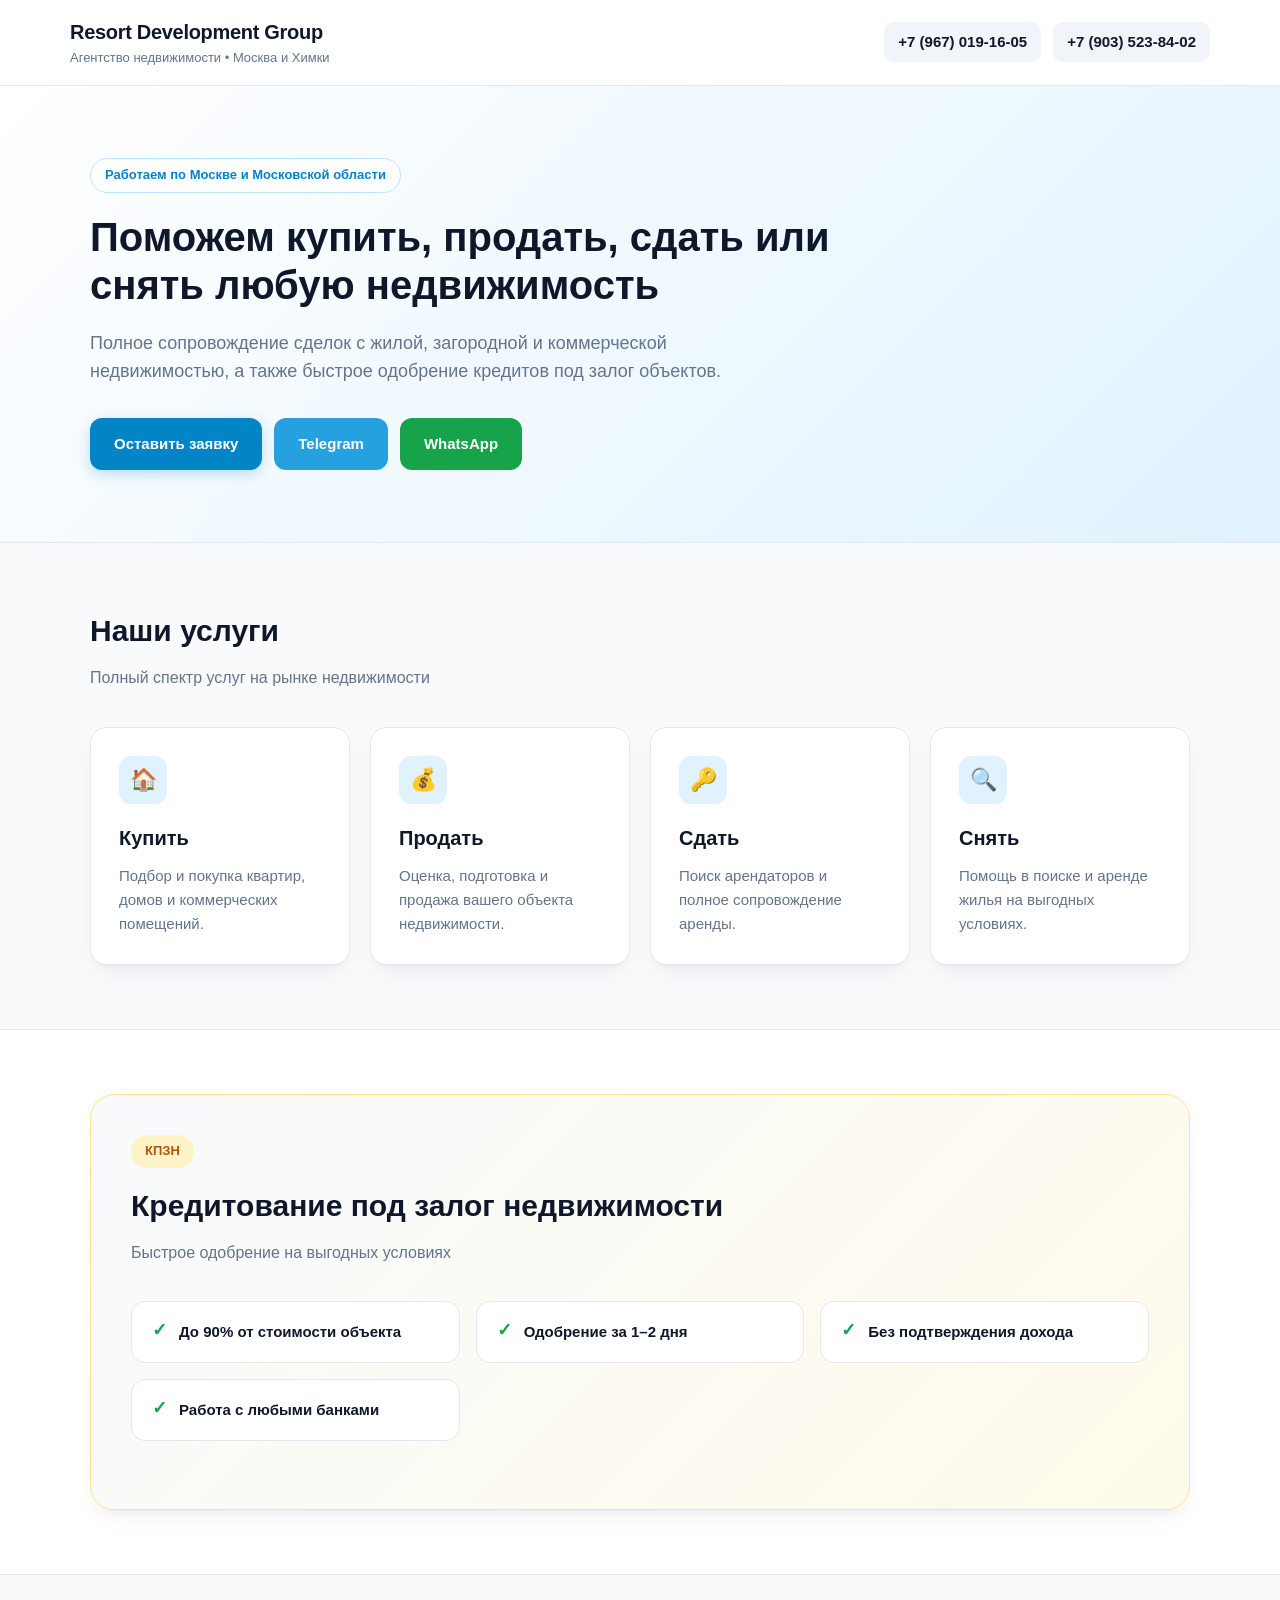
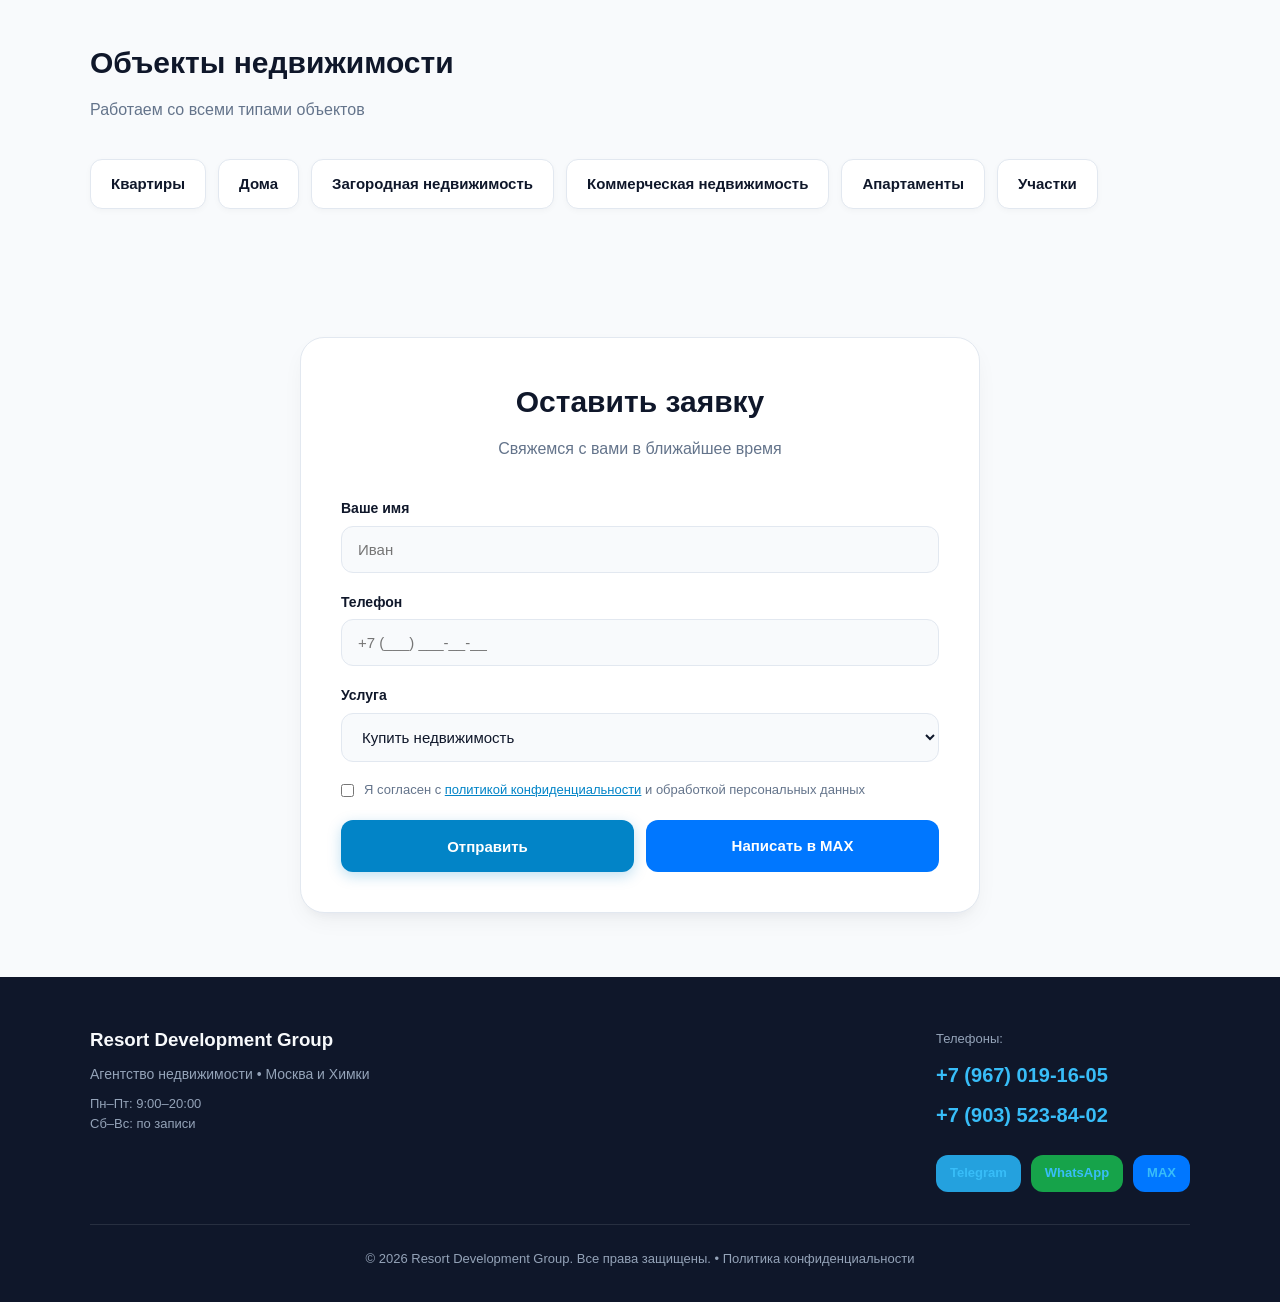
<file: index.html>
﻿<!DOCTYPE html>
<html lang="ru">
<head>
  <meta charset="UTF-8">
  <meta name="viewport" content="width=device-width, initial-scale=1.0">
  <title>Resort Development Group — Агентство недвижимости Москва и Химки</title>
  <meta name="description" content="Агентство недвижимости в Москве и Химках. Купить, продать, сдать, снять квартиру или дом. Кредитование под залог недвижимости.">
  <link rel="icon" href="data:,">
  <link rel="stylesheet" href="css/style.css">
</head>
<body>

  <header>
    <div class="container header-inner">
      <div class="logo-block">
        <h1>Resort Development Group</h1>
        <span>Агентство недвижимости • Москва и Химки</span>
      </div>
      <div class="header-phones">
        <a href="tel:+79670191605" class="phone-link">+7 (967) 019-16-05</a>
        <a href="tel:+79035238402" class="phone-link">+7 (903) 523-84-02</a>
      </div>
    </div>
  </header>

  <section class="hero">
    <div class="container">
      <div class="hero-badge">Работаем по Москве и Московской области</div>
      <h2>Поможем купить, продать, сдать или снять любую недвижимость</h2>
      <p>Полное сопровождение сделок с жилой, загородной и коммерческой недвижимостью, а также быстрое одобрение кредитов под залог объектов.</p>
      <div class="hero-buttons">
        <a href="#form" class="btn btn-primary">Оставить заявку</a>
        <a href="https://t.me/" class="btn btn-tg" target="_blank" rel="noopener">Telegram</a>
        <a href="https://wa.me/79670191605" class="btn btn-wa" target="_blank" rel="noopener">WhatsApp</a>
      </div>
    </div>
  </section>

  <section>
    <div class="container">
      <h2 class="section-title">Наши услуги</h2>
      <p class="section-subtitle">Полный спектр услуг на рынке недвижимости</p>
      <div class="grid-4">
        <div class="card">
          <div class="card-icon">🏠</div>
          <h3>Купить</h3>
          <p>Подбор и покупка квартир, домов и коммерческих помещений.</p>
        </div>
        <div class="card">
          <div class="card-icon">💰</div>
          <h3>Продать</h3>
          <p>Оценка, подготовка и продажа вашего объекта недвижимости.</p>
        </div>
        <div class="card">
          <div class="card-icon">🔑</div>
          <h3>Сдать</h3>
          <p>Поиск арендаторов и полное сопровождение аренды.</p>
        </div>
        <div class="card">
          <div class="card-icon">🔍</div>
          <h3>Снять</h3>
          <p>Помощь в поиске и аренде жилья на выгодных условиях.</p>
        </div>
      </div>
    </div>
  </section>

  <section class="loan-section">
    <div class="container">
      <div class="loan-box">
        <span class="loan-badge">КПЗН</span>
        <h2 class="section-title">Кредитование под залог недвижимости</h2>
        <p class="section-subtitle">Быстрое одобрение на выгодных условиях</p>
        <div class="loan-grid">
          <div class="loan-item"><span class="check-icon">✓</span> До 90% от стоимости объекта</div>
          <div class="loan-item"><span class="check-icon">✓</span> Одобрение за 1–2 дня</div>
          <div class="loan-item"><span class="check-icon">✓</span> Без подтверждения дохода</div>
          <div class="loan-item"><span class="check-icon">✓</span> Работа с любыми банками</div>
        </div>
      </div>
    </div>
  </section>

  <section>
    <div class="container">
      <h2 class="section-title">Объекты недвижимости</h2>
      <p class="section-subtitle">Работаем со всеми типами объектов</p>
      <div class="tags">
        <span class="tag">Квартиры</span>
        <span class="tag">Дома</span>
        <span class="tag">Загородная недвижимость</span>
        <span class="tag">Коммерческая недвижимость</span>
        <span class="tag">Апартаменты</span>
        <span class="tag">Участки</span>
      </div>
    </div>
  </section>

  <section>
    <div class="container">
      <div class="form-wrapper" id="form">
        <h2 class="section-title" style="text-align:center;">Оставить заявку</h2>
        <p class="section-subtitle" style="text-align:center;">Свяжемся с вами в ближайшее время</p>
        <form id="leadForm">
          <div class="form-group">
            <label for="nameInput">Ваше имя</label>
            <input type="text" id="nameInput" placeholder="Иван" required>
          </div>
          <div class="form-group">
            <label for="phoneInput">Телефон</label>
            <input type="tel" id="phoneInput" placeholder="+7 (___) ___-__-__" required>
          </div>
          <div class="form-group">
            <label for="serviceSelect">Услуга</label>
            <select id="serviceSelect">
              <option>Купить недвижимость</option>
              <option>Продать недвижимость</option>
              <option>Сдать / снять</option>
              <option>Кредит под залог</option>
            </select>
          </div>
          <div class="form-group" style="display:flex; align-items:flex-start; gap:10px;">
            <input type="checkbox" id="consentInput" style="width:auto; margin-top:4px;">
            <label for="consentInput" style="font-weight:400; font-size:13px; color:var(--text-muted); margin:0;">
              Я согласен с <a href="privacy.html" style="color:var(--accent); text-decoration:underline;" target="_blank">политикой конфиденциальности</a> и обработкой персональных данных
            </label>
          </div>
          <div class="form-actions">
            <button type="submit" class="btn btn-primary">Отправить</button>
            <a href="https://max.ru/" class="btn btn-max" target="_blank" rel="noopener">Написать в MAX</a>
          </div>
          <div class="status-msg" id="statusMsg">Заявка отправлена! Мы свяжемся с вами.</div>
        </form>
      </div>
    </div>
  </section>

  <footer>
    <div class="container">
      <div class="footer-grid">
        <div>
          <h3>Resort Development Group</h3>
          <p style="color:#94a3b8; font-size:14px; margin-top:8px;">Агентство недвижимости • Москва и Химки</p>
          <p style="color:#94a3b8; font-size:13px; margin-top:8px;">Пн–Пт: 9:00–20:00<br>Сб–Вс: по записи</p>
        </div>
        <div class="footer-phones">
          <span style="font-size:13px; color:#94a3b8;">Телефоны:</span>
          <a href="tel:+79670191605">+7 (967) 019-16-05</a>
          <a href="tel:+79035238402">+7 (903) 523-84-02</a>
          <div class="footer-messengers">
            <a href="https://t.me/" class="btn btn-tg" style="padding:8px 14px; font-size:13px;" target="_blank" rel="noopener">Telegram</a>
            <a href="https://wa.me/79670191605" class="btn btn-wa" style="padding:8px 14px; font-size:13px;" target="_blank" rel="noopener">WhatsApp</a>
            <a href="https://max.ru/" class="btn btn-max" style="padding:8px 14px; font-size:13px;" target="_blank" rel="noopener">MAX</a>
          </div>
        </div>
      </div>
      <div class="copyright">© 2026 Resort Development Group. Все права защищены. • <a href="privacy.html" style="color:#94a3b8;">Политика конфиденциальности</a></div>
    </div>
  </footer>

  <script src="js/script.js"></script>
</body>
</html>
</file>
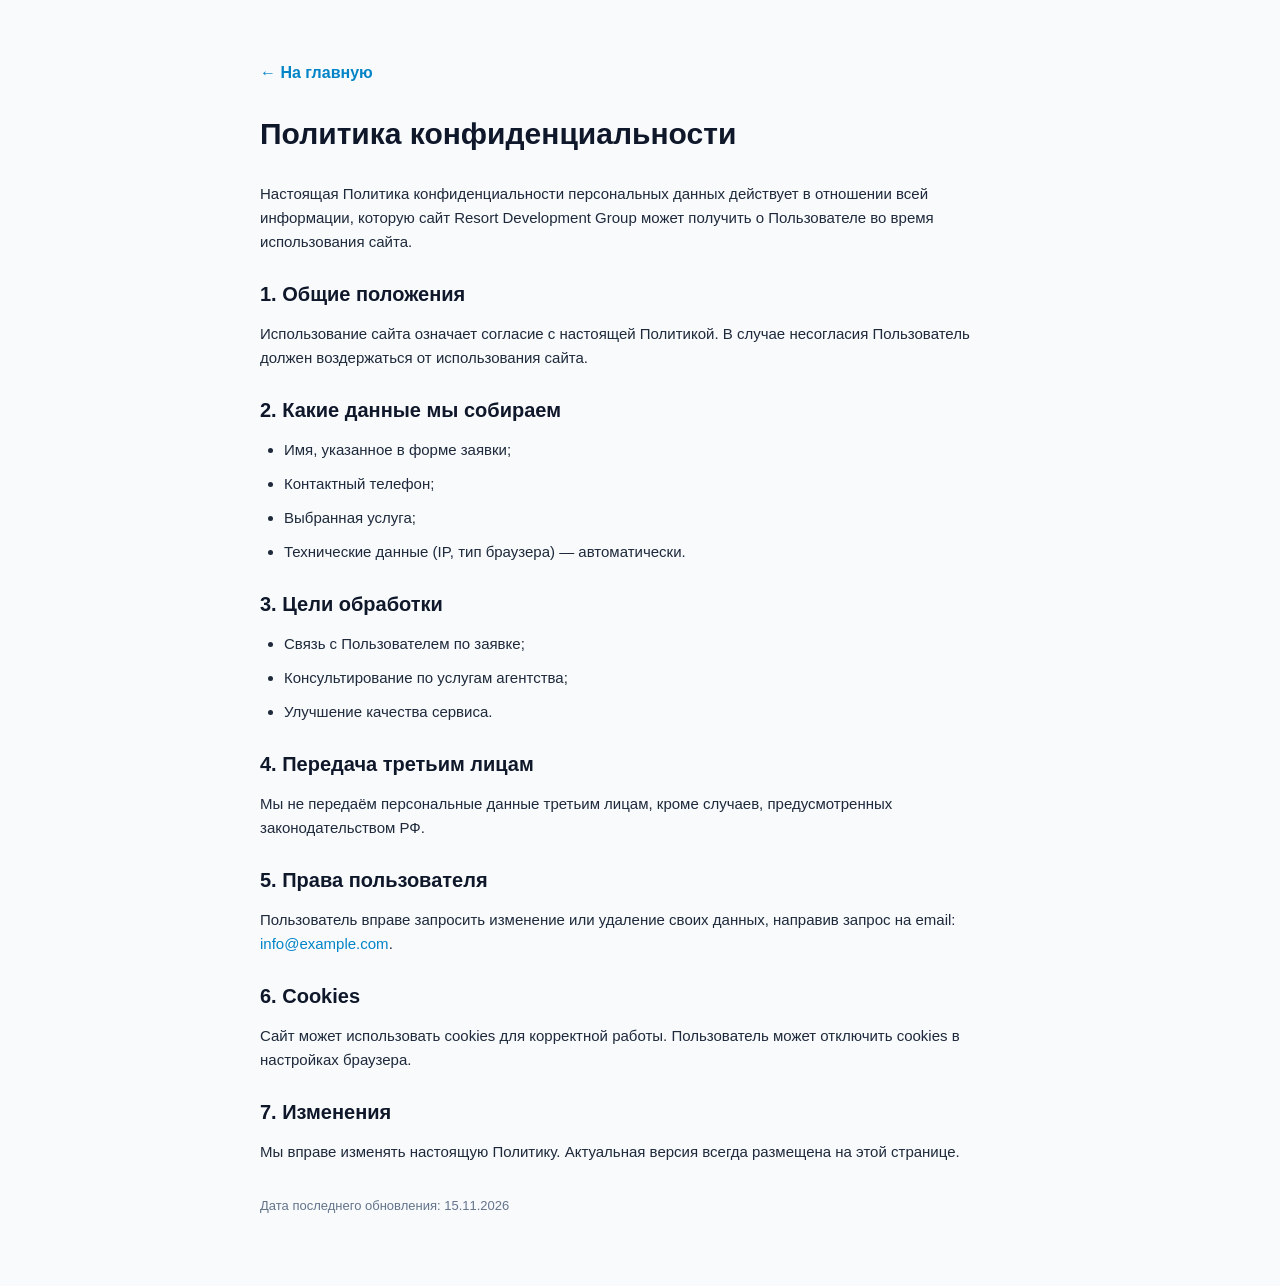
<file: privacy.html>
﻿<!DOCTYPE html>
<html lang="ru">
<head>
  <meta charset="UTF-8">
  <meta name="viewport" content="width=device-width, initial-scale=1.0">
  <title>Политика конфиденциальности — Resort Development Group</title>
  <link rel="icon" href="data:,">
  <link rel="stylesheet" href="css/style.css">
  <style>
    .policy { max-width: 800px; margin: 0 auto; padding: 60px 20px; }
    .policy h1 { font-size: 30px; margin-bottom: 24px; color: var(--primary); }
    .policy h2 { font-size: 20px; margin: 24px 0 12px; color: var(--primary); }
    .policy p, .policy li { font-size: 15px; color: var(--text-main); margin-bottom: 10px; }
    .policy ul { padding-left: 24px; margin-bottom: 14px; }
    .back-link { display: inline-block; margin-bottom: 24px; color: var(--accent); font-weight: 600; }
  </style>
</head>
<body>
  <div class="policy">
    <a href="index.html" class="back-link">← На главную</a>
    <h1>Политика конфиденциальности</h1>
    <p>Настоящая Политика конфиденциальности персональных данных действует в отношении всей информации, которую сайт Resort Development Group может получить о Пользователе во время использования сайта.</p>
    <h2>1. Общие положения</h2>
    <p>Использование сайта означает согласие с настоящей Политикой. В случае несогласия Пользователь должен воздержаться от использования сайта.</p>
    <h2>2. Какие данные мы собираем</h2>
    <ul>
      <li>Имя, указанное в форме заявки;</li>
      <li>Контактный телефон;</li>
      <li>Выбранная услуга;</li>
      <li>Технические данные (IP, тип браузера) — автоматически.</li>
    </ul>
    <h2>3. Цели обработки</h2>
    <ul>
      <li>Связь с Пользователем по заявке;</li>
      <li>Консультирование по услугам агентства;</li>
      <li>Улучшение качества сервиса.</li>
    </ul>
    <h2>4. Передача третьим лицам</h2>
    <p>Мы не передаём персональные данные третьим лицам, кроме случаев, предусмотренных законодательством РФ.</p>
    <h2>5. Права пользователя</h2>
    <p>Пользователь вправе запросить изменение или удаление своих данных, направив запрос на email: <a href="mailto:info@example.com" style="color:var(--accent);">info@example.com</a>.</p>
    <h2>6. Cookies</h2>
    <p>Сайт может использовать cookies для корректной работы. Пользователь может отключить cookies в настройках браузера.</p>
    <h2>7. Изменения</h2>
    <p>Мы вправе изменять настоящую Политику. Актуальная версия всегда размещена на этой странице.</p>
    <p style="margin-top:32px; font-size:13px; color:var(--text-muted);">Дата последнего обновления: 15.11.2026</p>
  </div>
</body>
</html>
</file>
<file: css/style.css>
﻿:root {
  --bg-main: #f8fafc;
  --bg-white: #ffffff;
  --bg-accent-light: #f1f5f9;
  --primary: #0f172a;
  --accent: #0284c7;
  --accent-hover: #0369a1;
  --tg-color: #24A1DE;
  --wa-color: #25D366;
  --max-color: #0077FF;
  --gold: #b45309;
  --gold-bg: #fef3c7;
  --text-main: #1e293b;
  --text-muted: #64748b;
  --border: #e2e8f0;
  --shadow: 0 10px 25px -5px rgba(15, 23, 42, 0.06), 0 8px 10px -6px rgba(15, 23, 42, 0.04);
  --radius: 16px;
}

* { box-sizing: border-box; margin: 0; padding: 0; }

body {
  font-family: -apple-system, BlinkMacSystemFont, "Segoe UI", Roboto, Helvetica, Arial, sans-serif;
  background-color: var(--bg-main);
  color: var(--text-main);
  line-height: 1.6;
}

a { text-decoration: none; color: inherit; }

.container { max-width: 1140px; margin: 0 auto; padding: 0 20px; }

header {
  background: rgba(255, 255, 255, 0.95);
  backdrop-filter: blur(10px);
  border-bottom: 1px solid var(--border);
  position: sticky;
  top: 0;
  z-index: 100;
}

.header-inner {
  display: flex;
  justify-content: space-between;
  align-items: center;
  padding: 16px 0;
  flex-wrap: wrap;
  gap: 12px;
}

.logo-block h1 { font-size: 20px; font-weight: 800; color: var(--primary); letter-spacing: -0.3px; }
.logo-block span { display: block; font-size: 13px; color: var(--text-muted); }

.header-phones { display: flex; gap: 12px; flex-wrap: wrap; align-items: center; }

.phone-link {
  font-weight: 700; font-size: 15px; color: var(--primary);
  padding: 8px 14px; background: var(--bg-accent-light);
  border-radius: 10px; transition: 0.2s;
}
.phone-link:hover { background: #e2e8f0; }

.hero {
  background: linear-gradient(135deg, #ffffff 0%, #e0f2fe 100%);
  padding: 72px 0;
  border-bottom: 1px solid var(--border);
}

.hero-badge {
  display: inline-block; background: var(--bg-white); color: var(--accent);
  font-weight: 700; font-size: 13px; padding: 6px 14px;
  border-radius: 50px; border: 1px solid #bae6fd; margin-bottom: 20px;
}

.hero h2 {
  font-size: 40px; line-height: 1.2; color: var(--primary);
  max-width: 780px; margin-bottom: 20px; font-weight: 800;
}

.hero p { font-size: 18px; color: var(--text-muted); max-width: 650px; margin-bottom: 32px; }

.hero-buttons { display: flex; gap: 12px; flex-wrap: wrap; }

.btn {
  display: inline-flex; align-items: center; justify-content: center; gap: 8px;
  padding: 14px 24px; border-radius: 12px; font-weight: 700; font-size: 15px;
  cursor: pointer; border: none; transition: 0.2s;
}
.btn:hover { transform: translateY(-1px); opacity: 0.94; }

.btn-primary { background: var(--accent); color: #ffffff; box-shadow: 0 4px 14px rgba(2, 132, 199, 0.25); }
.btn-tg { background: var(--tg-color); color: #ffffff; }
.btn-max { background: var(--max-color); color: #ffffff; }
.btn-wa { background: #16a34a; color: #ffffff; }

section { padding: 64px 0; }

.section-title { font-size: 30px; font-weight: 800; color: var(--primary); margin-bottom: 10px; }
.section-subtitle { font-size: 16px; color: var(--text-muted); margin-bottom: 36px; }

.grid-4 {
  display: grid;
  grid-template-columns: repeat(auto-fit, minmax(250px, 1fr));
  gap: 20px;
}

.card {
  background: var(--bg-white); padding: 28px;
  border-radius: var(--radius); border: 1px solid var(--border);
  box-shadow: var(--shadow);
}

.card-icon {
  width: 48px; height: 48px; background: #e0f2fe; color: var(--accent);
  border-radius: 12px; display: flex; align-items: center; justify-content: center;
  font-size: 22px; font-weight: bold; margin-bottom: 18px;
}

.card h3 { font-size: 20px; margin-bottom: 10px; color: var(--primary); }
.card p { font-size: 15px; color: var(--text-muted); }

.loan-section {
  background: var(--bg-white);
  border-top: 1px solid var(--border);
  border-bottom: 1px solid var(--border);
}

.loan-box {
  background: linear-gradient(135deg, #f8fafc 0%, #fffbeb 100%);
  border: 1px solid #fde68a; border-radius: 24px; padding: 40px;
  box-shadow: var(--shadow);
}

.loan-badge {
  display: inline-block; background: var(--gold-bg); color: var(--gold);
  font-weight: 700; font-size: 13px; padding: 6px 14px;
  border-radius: 50px; margin-bottom: 14px;
}

.loan-grid {
  display: grid; grid-template-columns: repeat(auto-fit, minmax(290px, 1fr));
  gap: 16px; margin: 28px 0;
}

.loan-item {
  background: var(--bg-white); padding: 18px 20px; border-radius: 14px;
  border: 1px solid var(--border); display: flex; align-items: flex-start;
  gap: 12px; font-weight: 600; font-size: 15px; color: var(--primary);
}

.check-icon { color: #16a34a; font-weight: 900; font-size: 18px; line-height: 1.2; }

.tags { display: flex; flex-wrap: wrap; gap: 12px; }

.tag {
  background: var(--bg-white); border: 1px solid var(--border);
  padding: 12px 20px; border-radius: 12px; font-weight: 600;
  font-size: 15px; color: var(--primary); box-shadow: 0 2px 6px rgba(0,0,0,0.03);
}

.form-wrapper {
  background: var(--bg-white); border-radius: 24px; padding: 40px;
  border: 1px solid var(--border); box-shadow: var(--shadow);
  max-width: 680px; margin: 0 auto;
}

.form-group { margin-bottom: 18px; }

.form-group label {
  display: block; font-size: 14px; font-weight: 600;
  margin-bottom: 6px; color: var(--primary);
}

.form-group input, .form-group select {
  width: 100%; padding: 14px 16px; border-radius: 12px;
  border: 1px solid var(--border); font-size: 15px;
  background: var(--bg-main); color: var(--primary);
}

.form-group input:focus, .form-group select:focus {
  outline: none; border-color: var(--accent); background: var(--bg-white);
}

.form-actions { display: grid; grid-template-columns: 1fr 1fr; gap: 12px; margin-top: 20px; }

.status-msg {
  display: none; margin-top: 16px; padding: 14px; border-radius: 12px;
  background: #dcfce7; color: #166534; font-weight: 600;
  text-align: center; font-size: 14px;
}

.toast {
  position: fixed; bottom: 24px; right: 24px; background: var(--primary);
  color: #ffffff; padding: 16px 22px; border-radius: 14px;
  box-shadow: 0 10px 30px rgba(0,0,0,0.2); font-size: 14px;
  z-index: 999; display: none; max-width: 340px;
}

footer { background: var(--primary); color: #f8fafc; padding: 48px 0 32px; }

.footer-grid {
  display: flex; justify-content: space-between; flex-wrap: wrap;
  gap: 24px; padding-bottom: 32px;
  border-bottom: 1px solid rgba(255, 255, 255, 0.1);
}

.footer-phones a {
  display: block; font-size: 20px; font-weight: 700;
  color: #38bdf8; margin-top: 8px;
}

.footer-messengers { display: flex; gap: 10px; margin-top: 16px; flex-wrap: wrap; }

.copyright { margin-top: 24px; font-size: 13px; color: #94a3b8; text-align: center; }

@media (max-width: 640px) {
  .hero h2 { font-size: 28px; }
  .loan-box, .form-wrapper { padding: 24px; }
  .header-phones { width: 100%; justify-content: space-between; }
  .form-actions { grid-template-columns: 1fr; }
}
</file>
